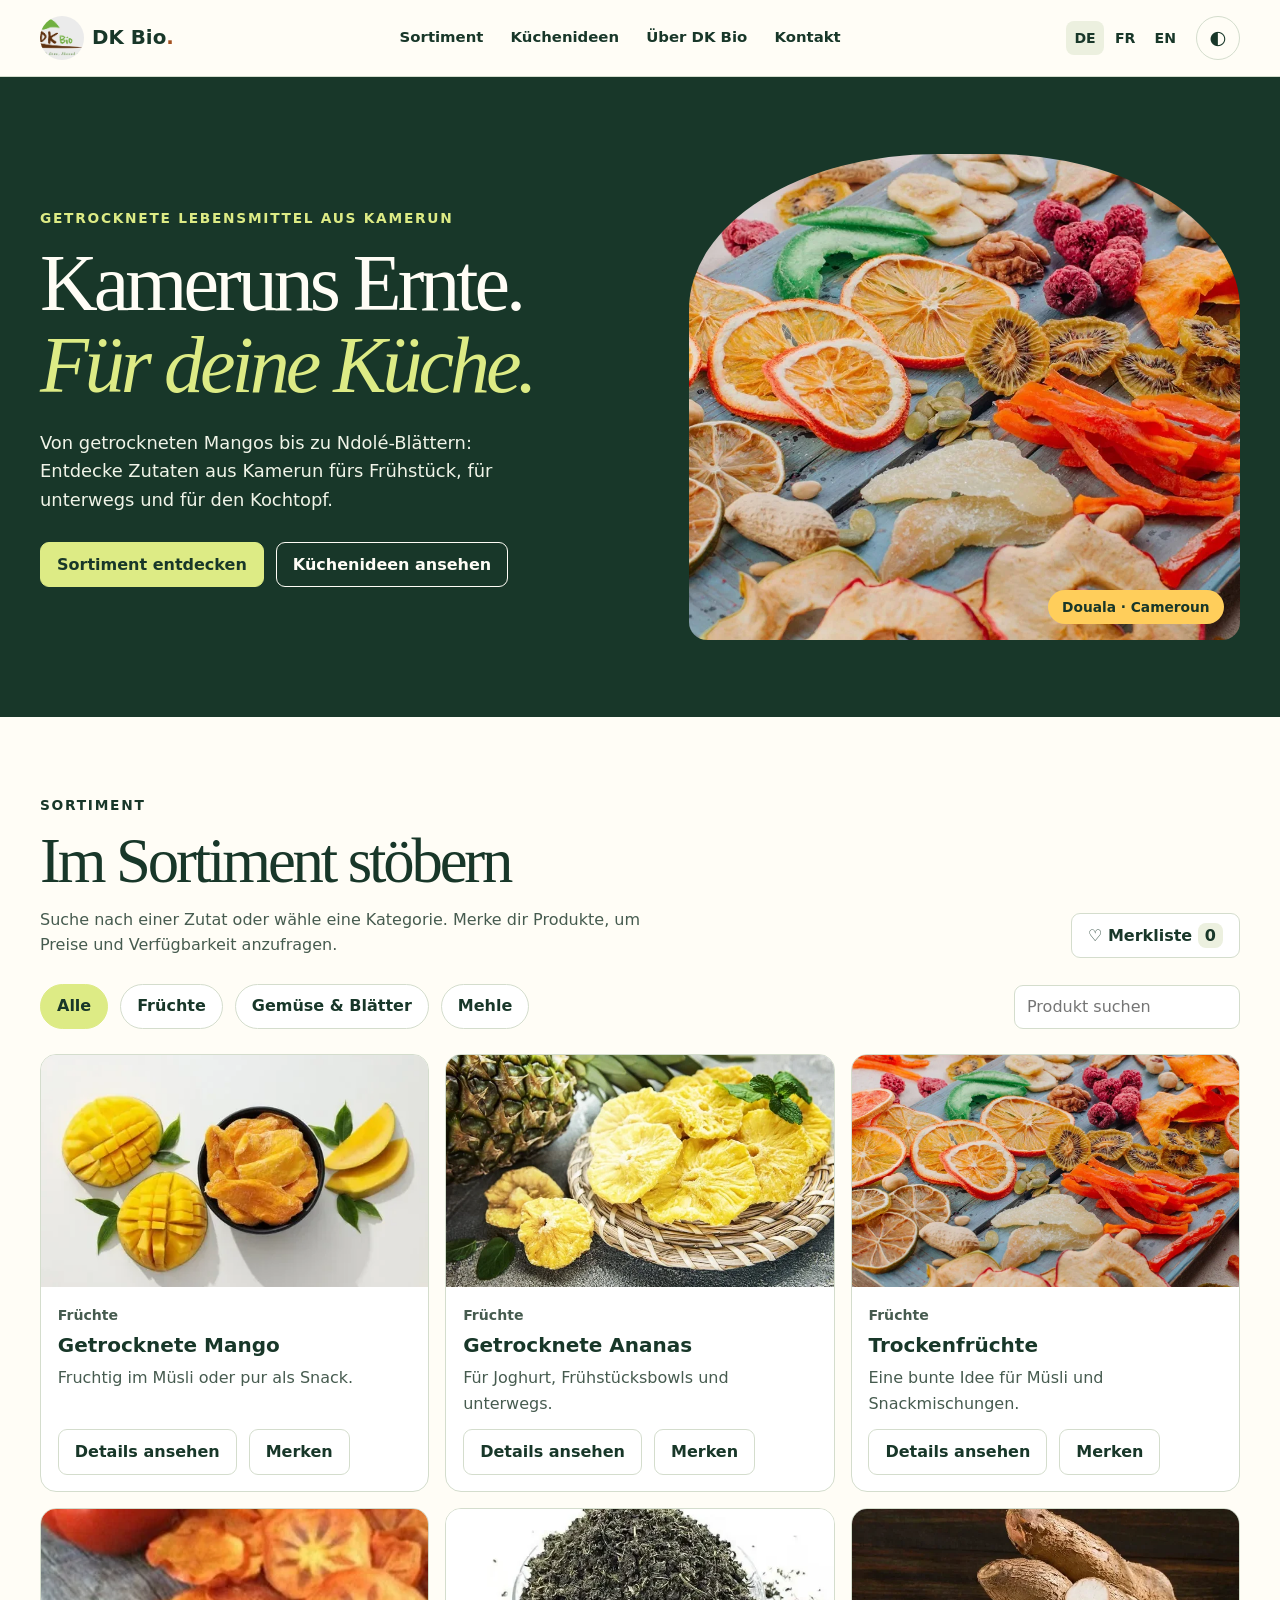
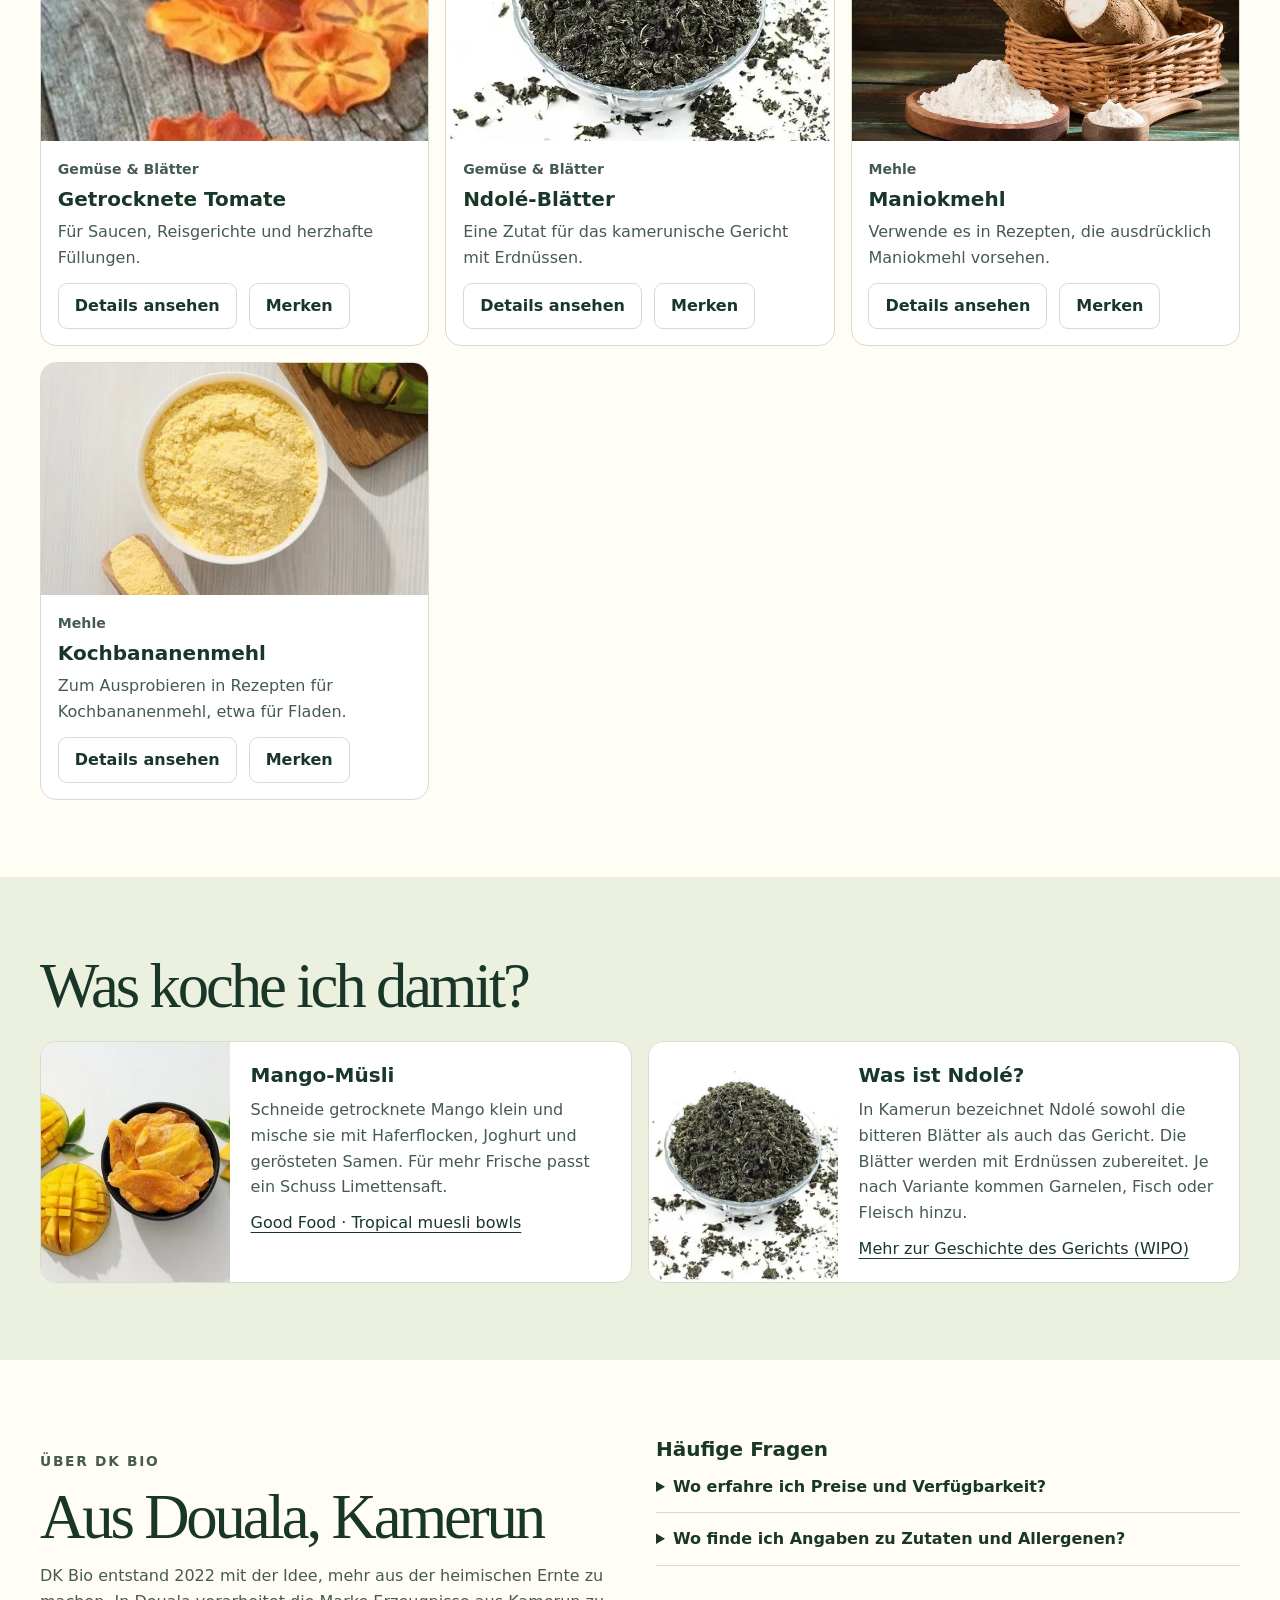
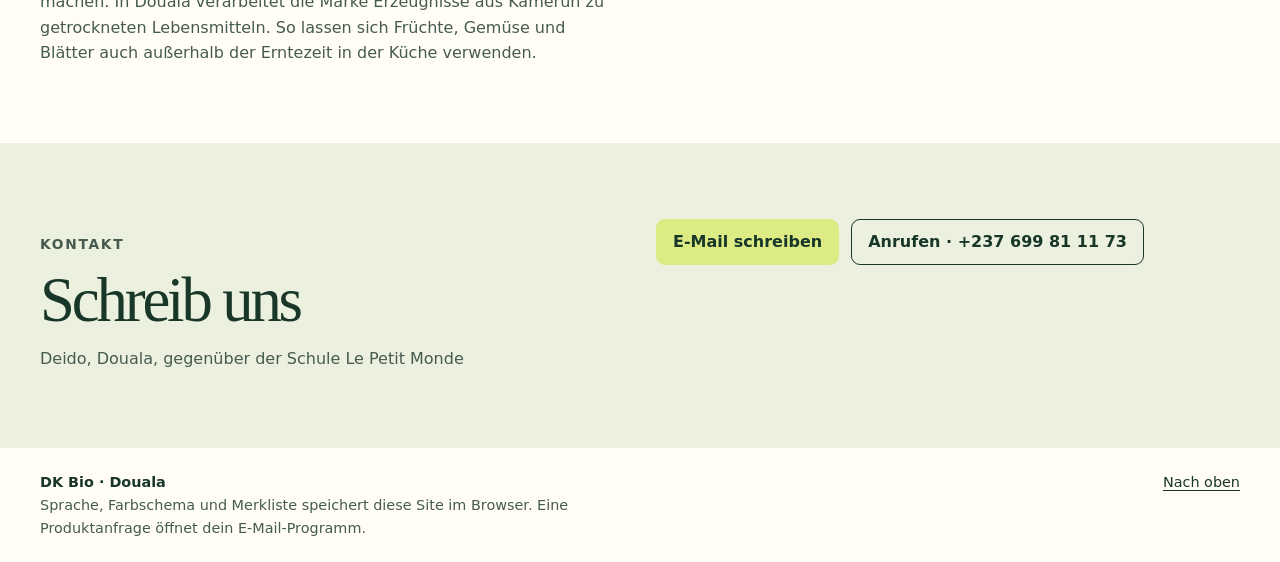
<file: index.html>
<!doctype html><html lang="de"><head><meta charset="utf-8"><meta name="viewport" content="width=device-width,initial-scale=1"><title>DK Bio · Sortiment</title><meta name="description" content="Von getrockneten Mangos bis zu Ndolé-Blättern: Entdecke Zutaten aus Kamerun fürs Frühstück, für unterwegs und für den Kochtopf."><meta name="theme-color" content="#183729"><link rel="icon" href="img/logo.webp"><link rel="stylesheet" href="style.css"><script src="app.js" defer></script></head>
<body id="top" data-draft="E-Mail-Anfrage vorbereiten" data-labels='{&quot;save&quot;: &quot;Merken&quot;, &quot;saved&quot;: &quot;Gemerkt&quot;, &quot;empty&quot;: &quot;Merkliste ist leer.&quot;, &quot;remove&quot;: &quot;Entfernen&quot;, &quot;subject&quot;: &quot;Produktanfrage an DK Bio&quot;, &quot;message&quot;: &quot;Guten Tag, bitte teilen Sie mir Preise, Packungsgrößen und Verfügbarkeit für folgende Produkte mit:&quot;}'><a class="skip" href="#main">Zum Inhalt</a>
<header><div class="bar wrap"><a class="brand" href="#top"><img src="img/logo.webp" width="44" height="44" alt="">DK Bio<span>.</span></a><button id="menu" aria-expanded="false" aria-controls="nav" hidden>Menü</button><nav id="nav"><a href="#products">Sortiment</a><a href="#ideas">Küchenideen</a><a href="#about">Über DK Bio</a><a href="#contact">Kontakt</a></nav><div class="utilities"><div class="languages" aria-label="Sprache"><a href="index.html" lang="de" hreflang="de" aria-current=page>DE</a><a href="fr.html" lang="fr" hreflang="fr" >FR</a><a href="en.html" lang="en" hreflang="en" >EN</a></div><button id="theme" class="icon" aria-label="Farbschema wechseln" aria-pressed="false">◐</button></div></div></header>
<main id="main"><section class="hero"><div class="wrap hero-grid"><div class="hero-copy"><p class="eyebrow">GETROCKNETE LEBENSMITTEL AUS KAMERUN</p><h1>Kameruns Ernte.<em>Für deine Küche.</em></h1><p class="intro">Von getrockneten Mangos bis zu Ndolé-Blättern: Entdecke Zutaten aus Kamerun fürs Frühstück, für unterwegs und für den Kochtopf.</p><div class="actions"><a class="btn primary" href="#products">Sortiment entdecken</a><a class="btn outline" href="#ideas">Küchenideen ansehen</a></div></div><figure><img src="img/hero.webp" alt="Getrocknete Früchte, bunt auf einem Tablett" width="900" height="760" fetchpriority="high"><figcaption>Douala · Cameroun</figcaption></figure></div></section>
<section id="products" class="wrap section"><div class="section-head"><div><p class="eyebrow">Sortiment</p><h2>Im Sortiment stöbern</h2><p>Suche nach einer Zutat oder wähle eine Kategorie. Merke dir Produkte, um Preise und Verfügbarkeit anzufragen.</p></div><button id="wishlist" class="btn">♡ Merkliste <span id="saved-count">0</span></button></div><div class="toolbar"><div class="filters" role="group" aria-label="Sortiment"><button data-filter="0" aria-pressed="true">Alle</button><button data-filter="1" aria-pressed="false">Früchte</button><button data-filter="2" aria-pressed="false">Gemüse &amp; Blätter</button><button data-filter="3" aria-pressed="false">Mehle</button></div><label class="search"><span>Produkt suchen</span><input type="search" id="search" placeholder="Produkt suchen"></label></div><p id="results" aria-live="polite" class="screen-reader"></p><p id="no-results" hidden>Keine passenden Produkte. Versuche einen anderen Suchbegriff.</p><div class="grid"><article class="card" data-id="mango" data-category="1"><img src="img/mango.webp" alt="" loading="lazy" width="600" height="420"><div class="cardbody"><span class="tag">Früchte</span><h3>Getrocknete Mango</h3><p>Fruchtig im Müsli oder pur als Snack.</p><div class="actions"><button class="plain detail">Details ansehen</button><button class="save" aria-pressed="false">Merken</button></div></div></article><article class="card" data-id="pineapple" data-category="1"><img src="img/pineapple.webp" alt="" loading="lazy" width="600" height="420"><div class="cardbody"><span class="tag">Früchte</span><h3>Getrocknete Ananas</h3><p>Für Joghurt, Frühstücksbowls und unterwegs.</p><div class="actions"><button class="plain detail">Details ansehen</button><button class="save" aria-pressed="false">Merken</button></div></div></article><article class="card" data-id="hero" data-category="1"><img src="img/hero.webp" alt="" loading="lazy" width="600" height="420"><div class="cardbody"><span class="tag">Früchte</span><h3>Trockenfrüchte</h3><p>Eine bunte Idee für Müsli und Snackmischungen.</p><div class="actions"><button class="plain detail">Details ansehen</button><button class="save" aria-pressed="false">Merken</button></div></div></article><article class="card" data-id="tomato" data-category="2"><img src="img/tomato.webp" alt="" loading="lazy" width="600" height="420"><div class="cardbody"><span class="tag">Gemüse &amp; Blätter</span><h3>Getrocknete Tomate</h3><p>Für Saucen, Reisgerichte und herzhafte Füllungen.</p><div class="actions"><button class="plain detail">Details ansehen</button><button class="save" aria-pressed="false">Merken</button></div></div></article><article class="card" data-id="ndole" data-category="2"><img src="img/ndole.webp" alt="" loading="lazy" width="600" height="420"><div class="cardbody"><span class="tag">Gemüse &amp; Blätter</span><h3>Ndolé-Blätter</h3><p>Eine Zutat für das kamerunische Gericht mit Erdnüssen.</p><div class="actions"><button class="plain detail">Details ansehen</button><button class="save" aria-pressed="false">Merken</button></div></div></article><article class="card" data-id="cassava" data-category="3"><img src="img/cassava.webp" alt="" loading="lazy" width="600" height="420"><div class="cardbody"><span class="tag">Mehle</span><h3>Maniokmehl</h3><p>Verwende es in Rezepten, die ausdrücklich Maniokmehl vorsehen.</p><div class="actions"><button class="plain detail">Details ansehen</button><button class="save" aria-pressed="false">Merken</button></div></div></article><article class="card" data-id="plantain" data-category="3"><img src="img/plantain.webp" alt="" loading="lazy" width="600" height="420"><div class="cardbody"><span class="tag">Mehle</span><h3>Kochbananenmehl</h3><p>Zum Ausprobieren in Rezepten für Kochbananenmehl, etwa für Fladen.</p><div class="actions"><button class="plain detail">Details ansehen</button><button class="save" aria-pressed="false">Merken</button></div></div></article></div></section>
<section id="ideas" class="recipes"><div class="wrap section"><h2>Was koche ich damit?</h2><div class="recipe-grid"><article><img src="img/mango.webp" alt="" loading="lazy"><div><h3>Mango-Müsli</h3><p>Schneide getrocknete Mango klein und mische sie mit Haferflocken, Joghurt und gerösteten Samen. Für mehr Frische passt ein Schuss Limettensaft.</p><a href="https://www.bbcgoodfood.com/recipes/tropical-muesli-bowls">Good Food · Tropical muesli bowls</a></div></article><article><img src="img/ndole.webp" alt="" loading="lazy"><div><h3>Was ist Ndolé?</h3><p>In Kamerun bezeichnet Ndolé sowohl die bitteren Blätter als auch das Gericht. Die Blätter werden mit Erdnüssen zubereitet. Je nach Variante kommen Garnelen, Fisch oder Fleisch hinzu.</p><a href="https://www.wipo.int/export/sites/www/ip-development/en/docs/scoping-study-cameroon.pdf">Mehr zur Geschichte des Gerichts (WIPO)</a></div></article></div></div></section>
<section id="about" class="wrap section split"><div><p class="eyebrow">Über DK Bio</p><h2>Aus Douala, Kamerun</h2><p>DK Bio entstand 2022 mit der Idee, mehr aus der heimischen Ernte zu machen. In Douala verarbeitet die Marke Erzeugnisse aus Kamerun zu getrockneten Lebensmitteln. So lassen sich Früchte, Gemüse und Blätter auch außerhalb der Erntezeit in der Küche verwenden.</p></div><div><h3>Häufige Fragen</h3><details><summary>Wo erfahre ich Preise und Verfügbarkeit?</summary><p>Wähle Produkte im Katalog aus und öffne die Merkliste. Du kannst daraus eine E-Mail-Anfrage vorbereiten und um aktuelle Preise, Packungsgrößen und Liefermöglichkeiten bitten.</p></details><details><summary>Wo finde ich Angaben zu Zutaten und Allergenen?</summary><p>Die Angaben findest du auf der jeweiligen Packung. Vor dem Kauf kannst du bei DK Bio nach dem Etikett des konkreten Produkts fragen.</p></details></div></section>
<section id="contact" class="contact"><div class="wrap section split"><div><p class="eyebrow">Kontakt</p><h2>Schreib uns</h2><p>Deido, Douala, gegenüber der Schule Le Petit Monde</p></div><div class="actions"><a class="btn primary" href="mailto:Contact.dkbio@gmail.com">E-Mail schreiben</a><a class="btn outline" href="tel:+237699811173">Anrufen · +237 699 81 11 73</a></div></div></section></main>
<footer class="wrap"><div><strong>DK Bio · Douala</strong><p>Sprache, Farbschema und Merkliste speichert diese Site im Browser. Eine Produktanfrage öffnet dein E-Mail-Programm.</p></div><a href="#top">Nach oben</a></footer>
<dialog id="dialog" aria-labelledby="dialog-title"><div class="dialog-head"><h2 id="dialog-title"></h2><form method="dialog"><button class="icon" aria-label="Schließen">×</button></form></div><div id="dialog-content"></div></dialog>
<noscript><style>.toolbar,#wishlist,.detail,.save,#theme{display:none}</style></noscript></body></html>
</file>
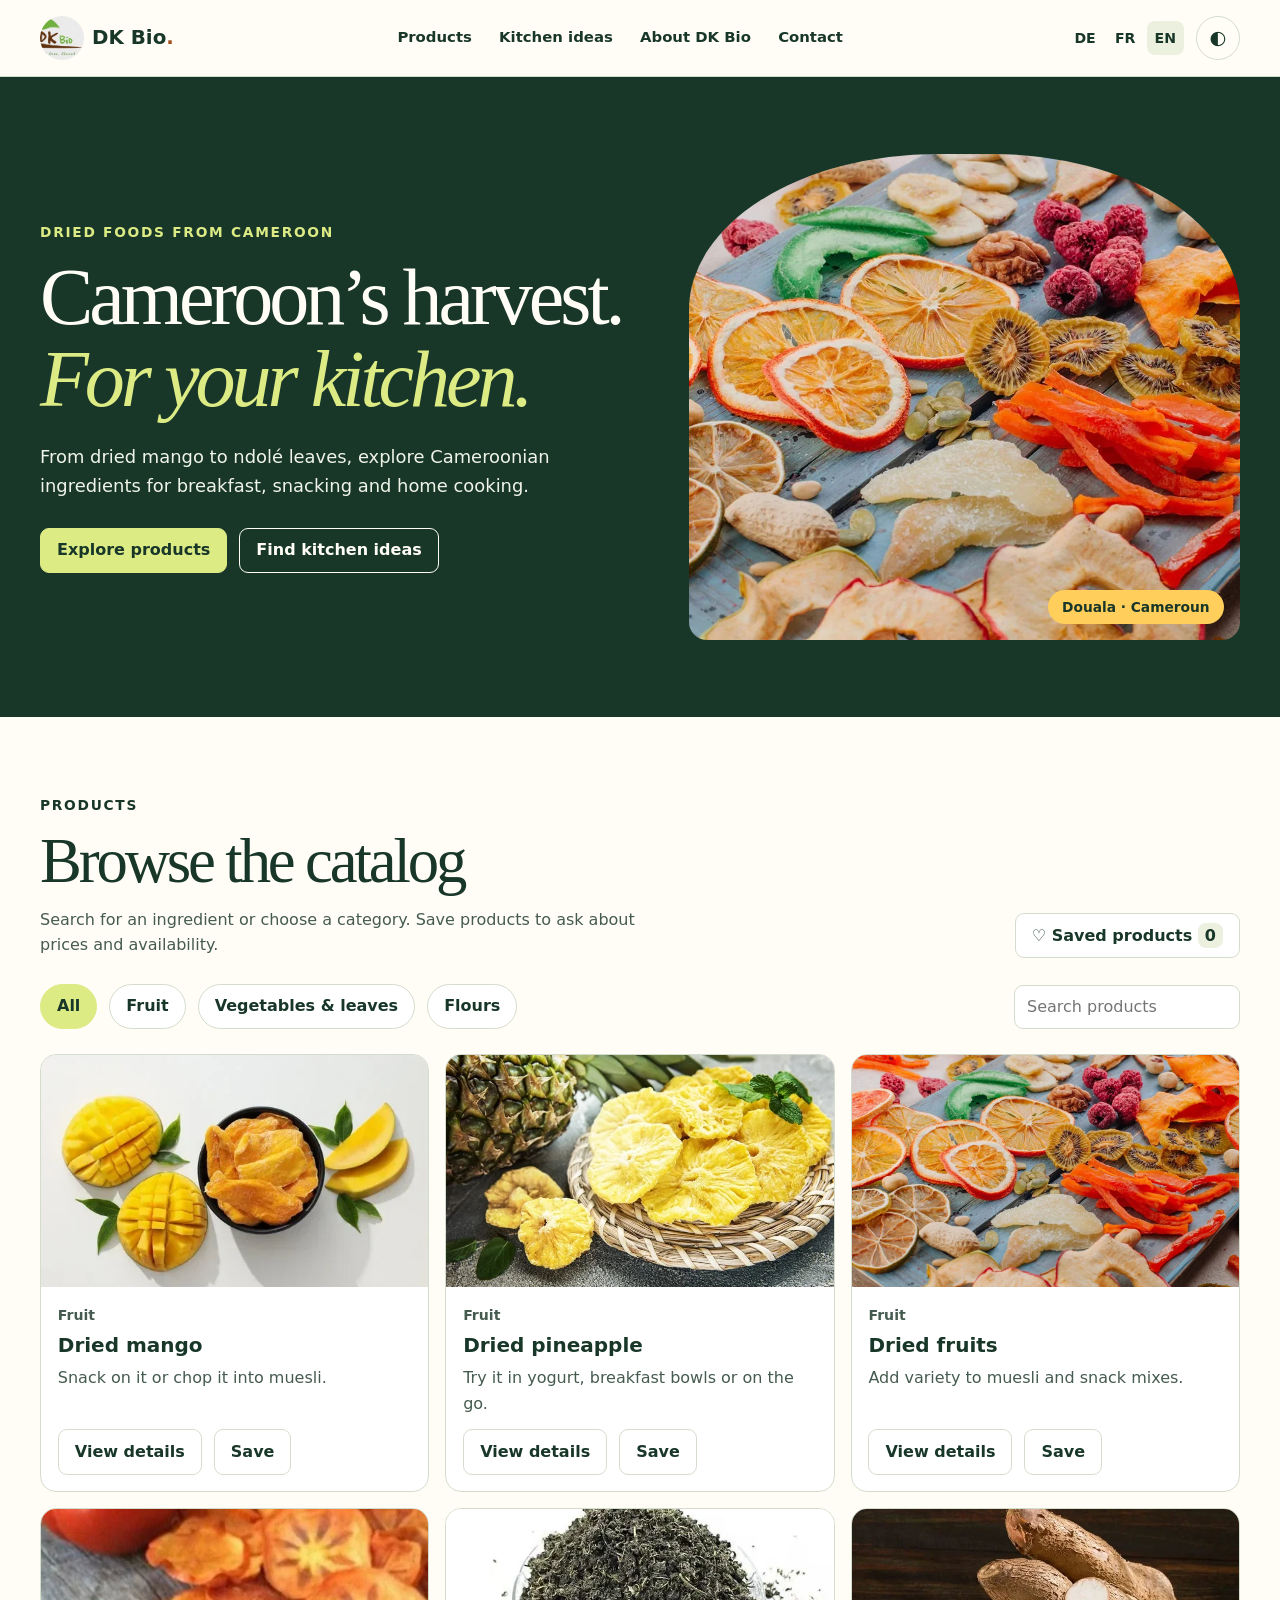
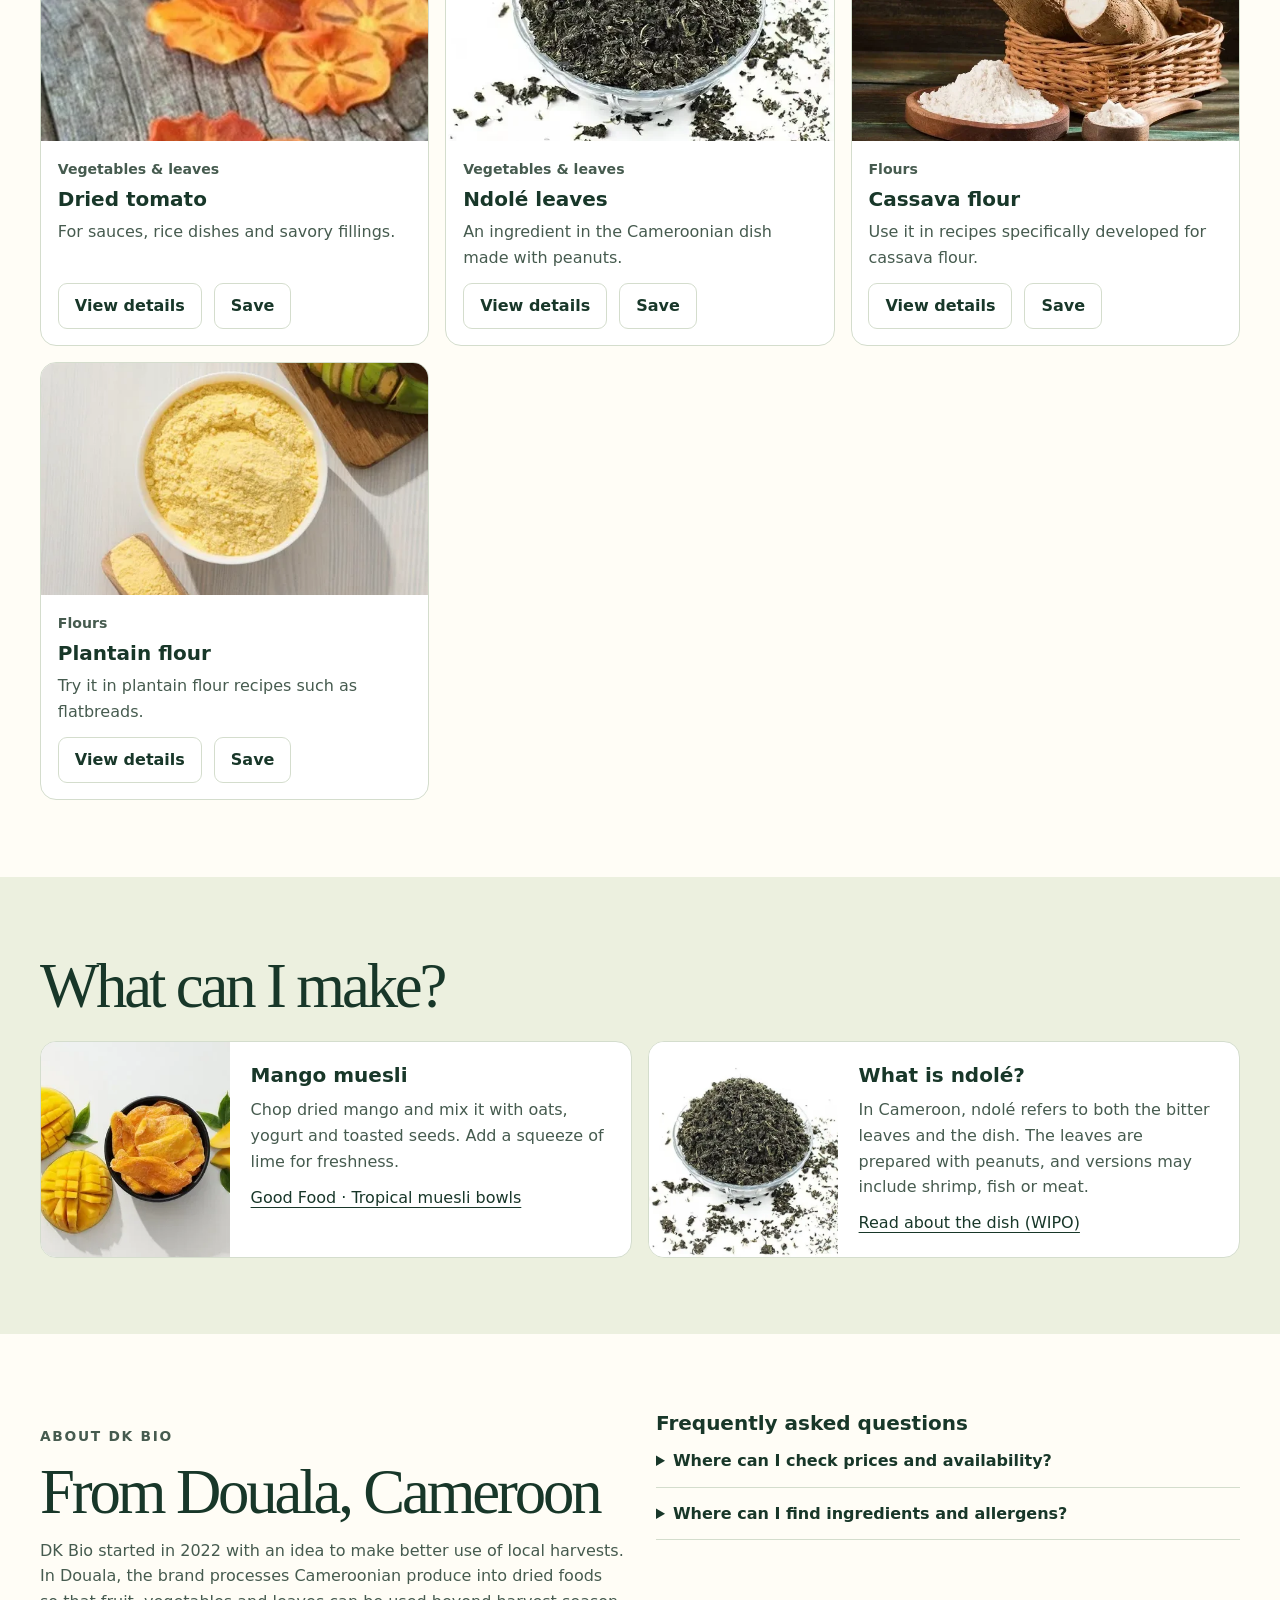
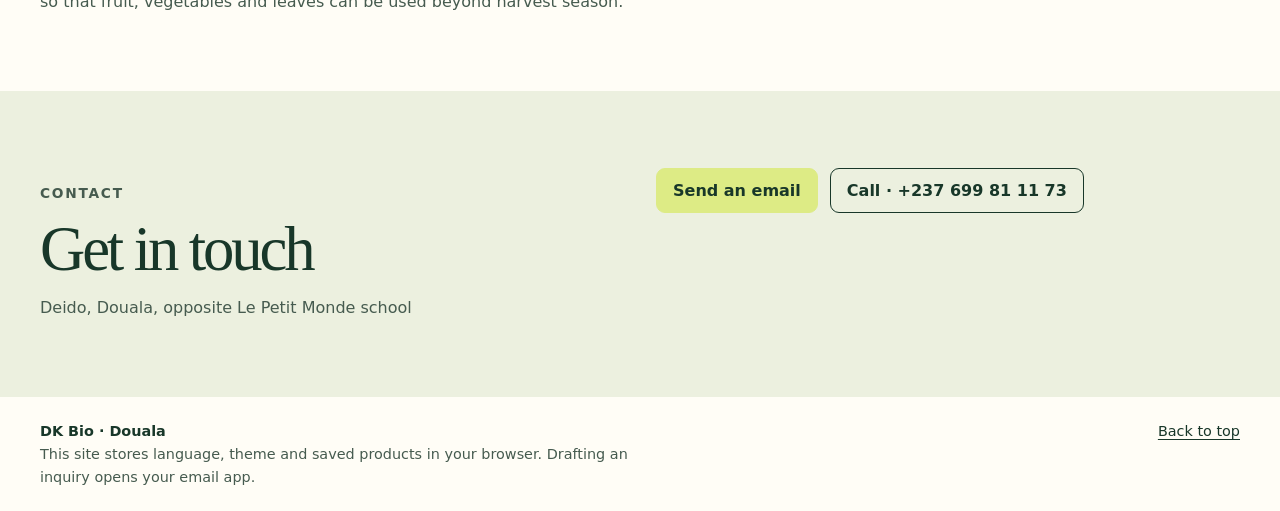
<file: en.html>
<!doctype html><html lang="en"><head><meta charset="utf-8"><meta name="viewport" content="width=device-width,initial-scale=1"><title>DK Bio · Products</title><meta name="description" content="From dried mango to ndolé leaves, explore Cameroonian ingredients for breakfast, snacking and home cooking."><meta name="theme-color" content="#183729"><link rel="icon" href="img/logo.webp"><link rel="stylesheet" href="style.css"><script src="app.js" defer></script></head>
<body id="top" data-draft="Draft an email" data-labels='{&quot;save&quot;: &quot;Save&quot;, &quot;saved&quot;: &quot;Saved&quot;, &quot;empty&quot;: &quot;Your list is empty.&quot;, &quot;remove&quot;: &quot;Remove&quot;, &quot;subject&quot;: &quot;DK Bio product inquiry&quot;, &quot;message&quot;: &quot;Hello, could you share prices, pack sizes and availability for these products?&quot;}'><a class="skip" href="#main">Skip to content</a>
<header><div class="bar wrap"><a class="brand" href="#top"><img src="img/logo.webp" width="44" height="44" alt="">DK Bio<span>.</span></a><button id="menu" aria-expanded="false" aria-controls="nav" hidden>Menu</button><nav id="nav"><a href="#products">Products</a><a href="#ideas">Kitchen ideas</a><a href="#about">About DK Bio</a><a href="#contact">Contact</a></nav><div class="utilities"><div class="languages" aria-label="Language"><a href="index.html" lang="de" hreflang="de" >DE</a><a href="fr.html" lang="fr" hreflang="fr" >FR</a><a href="en.html" lang="en" hreflang="en" aria-current=page>EN</a></div><button id="theme" class="icon" aria-label="Toggle color theme" aria-pressed="false">◐</button></div></div></header>
<main id="main"><section class="hero"><div class="wrap hero-grid"><div class="hero-copy"><p class="eyebrow">DRIED FOODS FROM CAMEROON</p><h1>Cameroon’s harvest.<em>For your kitchen.</em></h1><p class="intro">From dried mango to ndolé leaves, explore Cameroonian ingredients for breakfast, snacking and home cooking.</p><div class="actions"><a class="btn primary" href="#products">Explore products</a><a class="btn outline" href="#ideas">Find kitchen ideas</a></div></div><figure><img src="img/hero.webp" alt="Colorful dried fruits arranged on a tray" width="900" height="760" fetchpriority="high"><figcaption>Douala · Cameroun</figcaption></figure></div></section>
<section id="products" class="wrap section"><div class="section-head"><div><p class="eyebrow">Products</p><h2>Browse the catalog</h2><p>Search for an ingredient or choose a category. Save products to ask about prices and availability.</p></div><button id="wishlist" class="btn">♡ Saved products <span id="saved-count">0</span></button></div><div class="toolbar"><div class="filters" role="group" aria-label="Products"><button data-filter="0" aria-pressed="true">All</button><button data-filter="1" aria-pressed="false">Fruit</button><button data-filter="2" aria-pressed="false">Vegetables &amp; leaves</button><button data-filter="3" aria-pressed="false">Flours</button></div><label class="search"><span>Search products</span><input type="search" id="search" placeholder="Search products"></label></div><p id="results" aria-live="polite" class="screen-reader"></p><p id="no-results" hidden>No matching products. Try a different search term.</p><div class="grid"><article class="card" data-id="mango" data-category="1"><img src="img/mango.webp" alt="" loading="lazy" width="600" height="420"><div class="cardbody"><span class="tag">Fruit</span><h3>Dried mango</h3><p>Snack on it or chop it into muesli.</p><div class="actions"><button class="plain detail">View details</button><button class="save" aria-pressed="false">Save</button></div></div></article><article class="card" data-id="pineapple" data-category="1"><img src="img/pineapple.webp" alt="" loading="lazy" width="600" height="420"><div class="cardbody"><span class="tag">Fruit</span><h3>Dried pineapple</h3><p>Try it in yogurt, breakfast bowls or on the go.</p><div class="actions"><button class="plain detail">View details</button><button class="save" aria-pressed="false">Save</button></div></div></article><article class="card" data-id="hero" data-category="1"><img src="img/hero.webp" alt="" loading="lazy" width="600" height="420"><div class="cardbody"><span class="tag">Fruit</span><h3>Dried fruits</h3><p>Add variety to muesli and snack mixes.</p><div class="actions"><button class="plain detail">View details</button><button class="save" aria-pressed="false">Save</button></div></div></article><article class="card" data-id="tomato" data-category="2"><img src="img/tomato.webp" alt="" loading="lazy" width="600" height="420"><div class="cardbody"><span class="tag">Vegetables &amp; leaves</span><h3>Dried tomato</h3><p>For sauces, rice dishes and savory fillings.</p><div class="actions"><button class="plain detail">View details</button><button class="save" aria-pressed="false">Save</button></div></div></article><article class="card" data-id="ndole" data-category="2"><img src="img/ndole.webp" alt="" loading="lazy" width="600" height="420"><div class="cardbody"><span class="tag">Vegetables &amp; leaves</span><h3>Ndolé leaves</h3><p>An ingredient in the Cameroonian dish made with peanuts.</p><div class="actions"><button class="plain detail">View details</button><button class="save" aria-pressed="false">Save</button></div></div></article><article class="card" data-id="cassava" data-category="3"><img src="img/cassava.webp" alt="" loading="lazy" width="600" height="420"><div class="cardbody"><span class="tag">Flours</span><h3>Cassava flour</h3><p>Use it in recipes specifically developed for cassava flour.</p><div class="actions"><button class="plain detail">View details</button><button class="save" aria-pressed="false">Save</button></div></div></article><article class="card" data-id="plantain" data-category="3"><img src="img/plantain.webp" alt="" loading="lazy" width="600" height="420"><div class="cardbody"><span class="tag">Flours</span><h3>Plantain flour</h3><p>Try it in plantain flour recipes such as flatbreads.</p><div class="actions"><button class="plain detail">View details</button><button class="save" aria-pressed="false">Save</button></div></div></article></div></section>
<section id="ideas" class="recipes"><div class="wrap section"><h2>What can I make?</h2><div class="recipe-grid"><article><img src="img/mango.webp" alt="" loading="lazy"><div><h3>Mango muesli</h3><p>Chop dried mango and mix it with oats, yogurt and toasted seeds. Add a squeeze of lime for freshness.</p><a href="https://www.bbcgoodfood.com/recipes/tropical-muesli-bowls">Good Food · Tropical muesli bowls</a></div></article><article><img src="img/ndole.webp" alt="" loading="lazy"><div><h3>What is ndolé?</h3><p>In Cameroon, ndolé refers to both the bitter leaves and the dish. The leaves are prepared with peanuts, and versions may include shrimp, fish or meat.</p><a href="https://www.wipo.int/export/sites/www/ip-development/en/docs/scoping-study-cameroon.pdf">Read about the dish (WIPO)</a></div></article></div></div></section>
<section id="about" class="wrap section split"><div><p class="eyebrow">About DK Bio</p><h2>From Douala, Cameroon</h2><p>DK Bio started in 2022 with an idea to make better use of local harvests. In Douala, the brand processes Cameroonian produce into dried foods so that fruit, vegetables and leaves can be used beyond harvest season.</p></div><div><h3>Frequently asked questions</h3><details><summary>Where can I check prices and availability?</summary><p>Save products from the catalog and open your list. Draft an email asking for current prices, pack sizes and delivery options.</p></details><details><summary>Where can I find ingredients and allergens?</summary><p>Check the packaging label. Before buying, ask DK Bio for the label of the specific product.</p></details></div></section>
<section id="contact" class="contact"><div class="wrap section split"><div><p class="eyebrow">Contact</p><h2>Get in touch</h2><p>Deido, Douala, opposite Le Petit Monde school</p></div><div class="actions"><a class="btn primary" href="mailto:Contact.dkbio@gmail.com">Send an email</a><a class="btn outline" href="tel:+237699811173">Call · +237 699 81 11 73</a></div></div></section></main>
<footer class="wrap"><div><strong>DK Bio · Douala</strong><p>This site stores language, theme and saved products in your browser. Drafting an inquiry opens your email app.</p></div><a href="#top">Back to top</a></footer>
<dialog id="dialog" aria-labelledby="dialog-title"><div class="dialog-head"><h2 id="dialog-title"></h2><form method="dialog"><button class="icon" aria-label="Close">×</button></form></div><div id="dialog-content"></div></dialog>
<noscript><style>.toolbar,#wishlist,.detail,.save,#theme{display:none}</style></noscript></body></html>
</file>
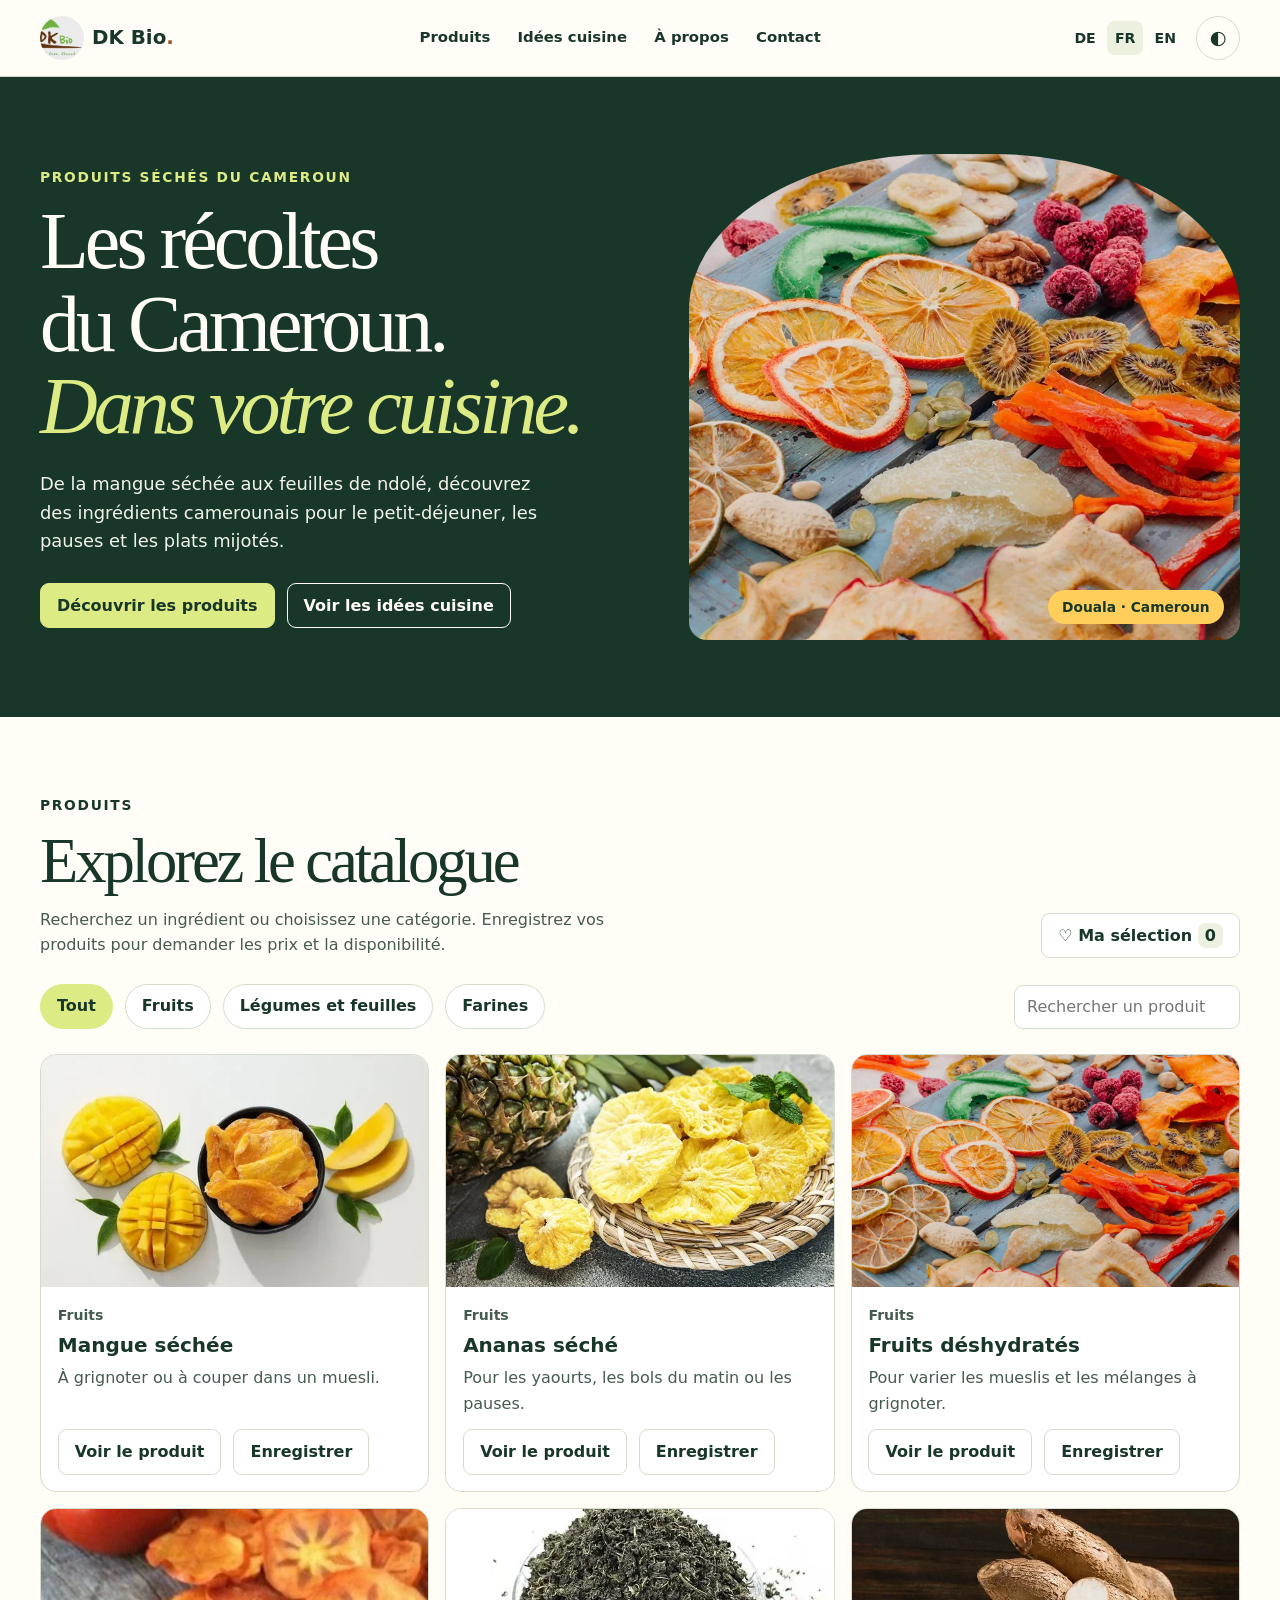
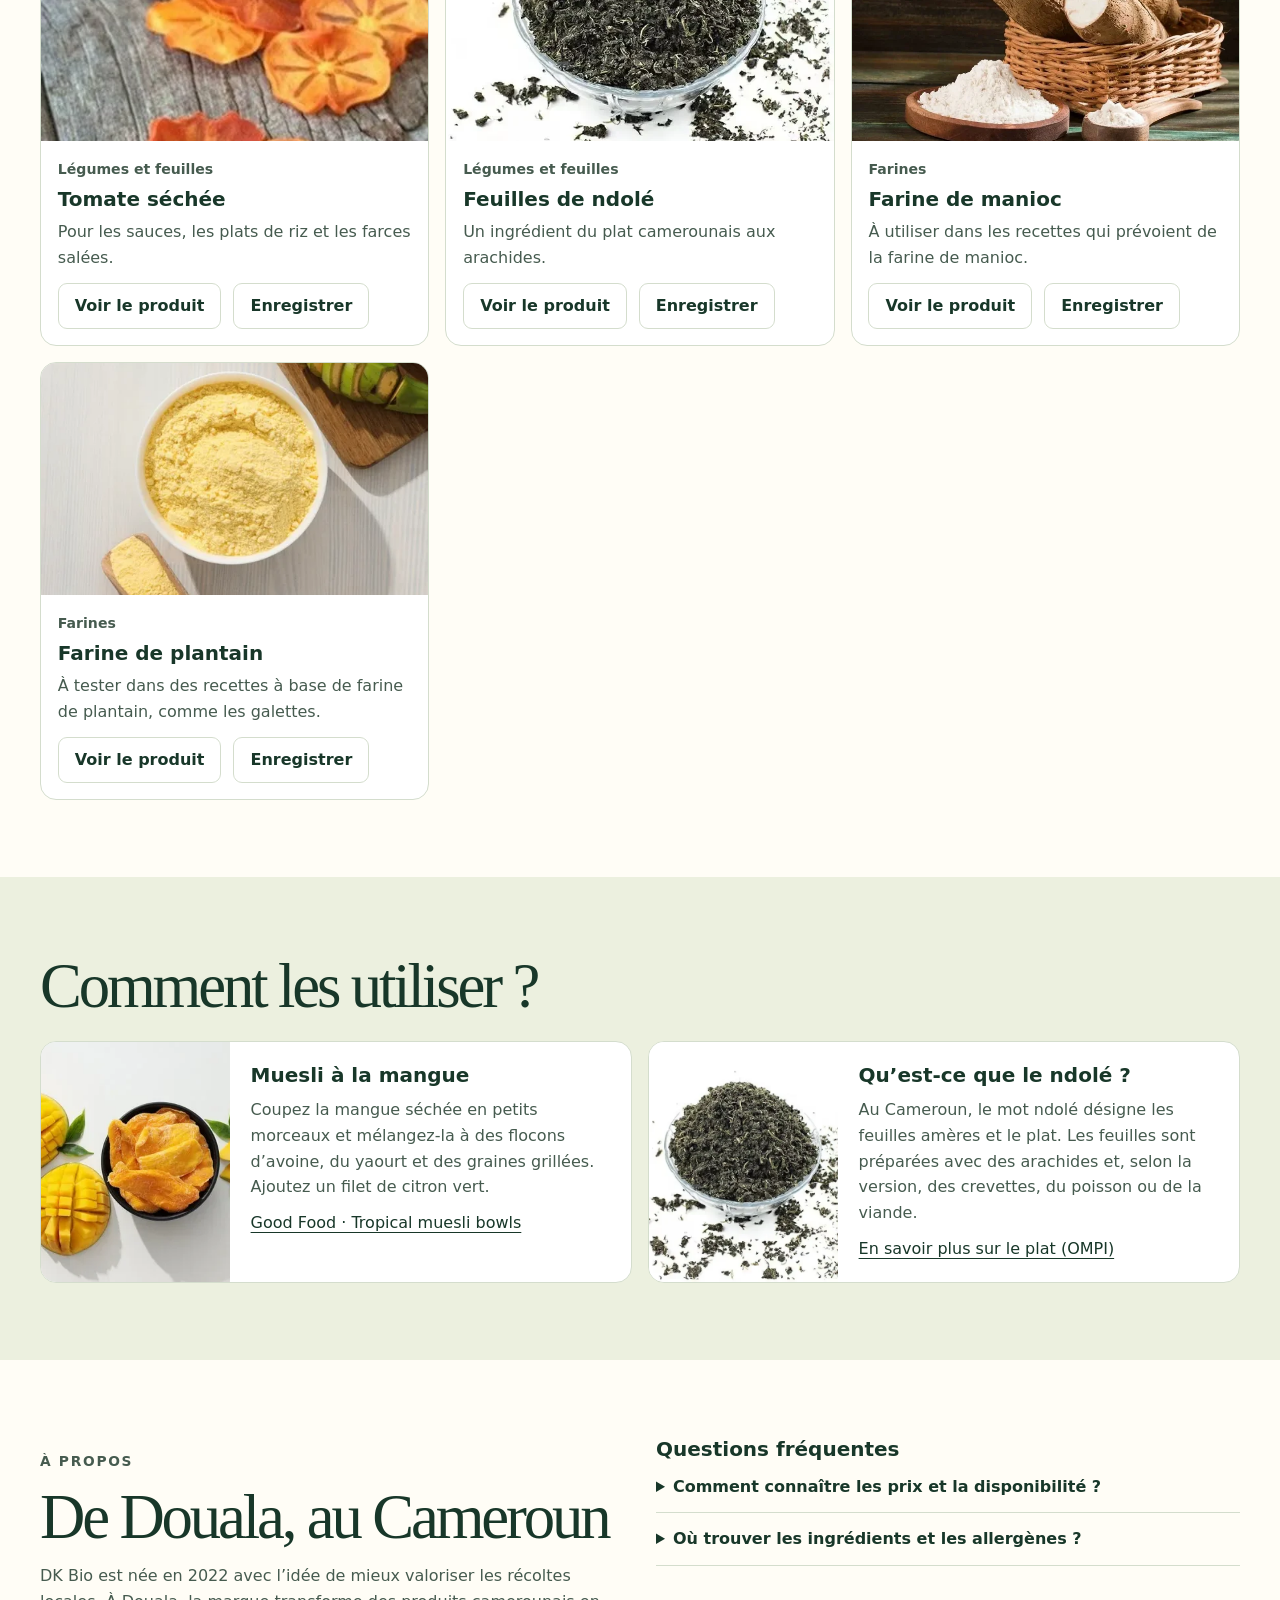
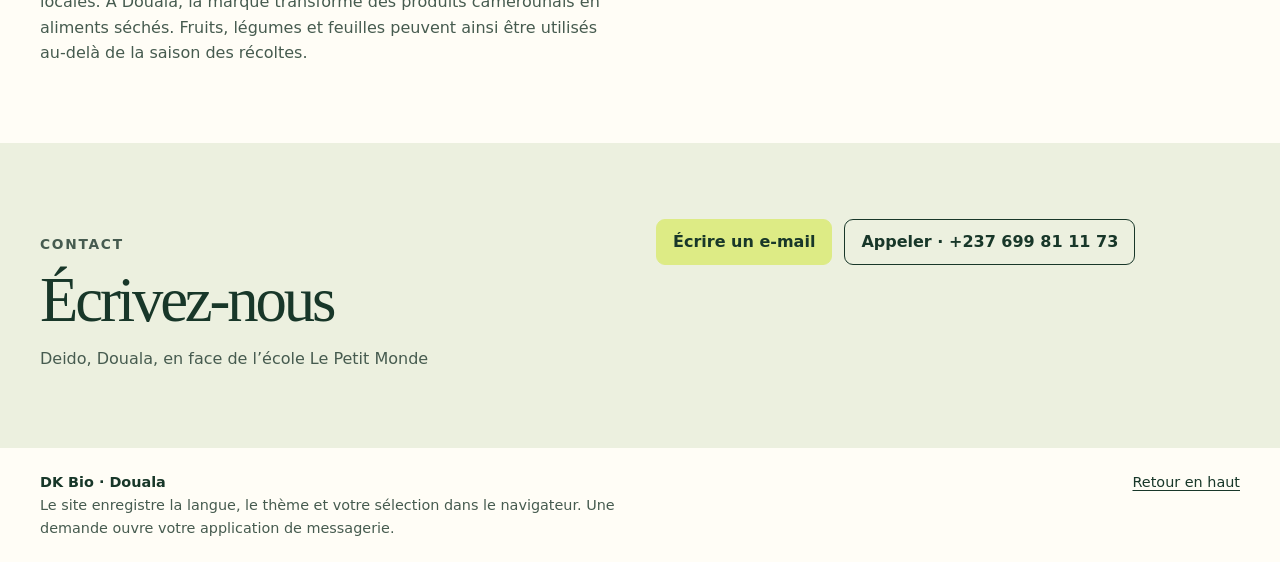
<file: fr.html>
<!doctype html><html lang="fr"><head><meta charset="utf-8"><meta name="viewport" content="width=device-width,initial-scale=1"><title>DK Bio · Produits</title><meta name="description" content="De la mangue séchée aux feuilles de ndolé, découvrez des ingrédients camerounais pour le petit-déjeuner, les pauses et les plats mijotés."><meta name="theme-color" content="#183729"><link rel="icon" href="img/logo.webp"><link rel="stylesheet" href="style.css"><script src="app.js" defer></script></head>
<body id="top" data-draft="Préparer un e-mail" data-labels='{&quot;save&quot;: &quot;Enregistrer&quot;, &quot;saved&quot;: &quot;Enregistré&quot;, &quot;empty&quot;: &quot;Votre sélection est vide.&quot;, &quot;remove&quot;: &quot;Retirer&quot;, &quot;subject&quot;: &quot;Demande de produits DK Bio&quot;, &quot;message&quot;: &quot;Bonjour, pourriez-vous m’indiquer les prix, les formats et la disponibilité des produits suivants ?&quot;}'><a class="skip" href="#main">Aller au contenu</a>
<header><div class="bar wrap"><a class="brand" href="#top"><img src="img/logo.webp" width="44" height="44" alt="">DK Bio<span>.</span></a><button id="menu" aria-expanded="false" aria-controls="nav" hidden>Menu</button><nav id="nav"><a href="#products">Produits</a><a href="#ideas">Idées cuisine</a><a href="#about">À propos</a><a href="#contact">Contact</a></nav><div class="utilities"><div class="languages" aria-label="Langue"><a href="index.html" lang="de" hreflang="de" >DE</a><a href="fr.html" lang="fr" hreflang="fr" aria-current=page>FR</a><a href="en.html" lang="en" hreflang="en" >EN</a></div><button id="theme" class="icon" aria-label="Changer le thème" aria-pressed="false">◐</button></div></div></header>
<main id="main"><section class="hero"><div class="wrap hero-grid"><div class="hero-copy"><p class="eyebrow">PRODUITS SÉCHÉS DU CAMEROUN</p><h1>Les récoltes du Cameroun.<em>Dans votre cuisine.</em></h1><p class="intro">De la mangue séchée aux feuilles de ndolé, découvrez des ingrédients camerounais pour le petit-déjeuner, les pauses et les plats mijotés.</p><div class="actions"><a class="btn primary" href="#products">Découvrir les produits</a><a class="btn outline" href="#ideas">Voir les idées cuisine</a></div></div><figure><img src="img/hero.webp" alt="Fruits séchés colorés sur un plateau" width="900" height="760" fetchpriority="high"><figcaption>Douala · Cameroun</figcaption></figure></div></section>
<section id="products" class="wrap section"><div class="section-head"><div><p class="eyebrow">Produits</p><h2>Explorez le catalogue</h2><p>Recherchez un ingrédient ou choisissez une catégorie. Enregistrez vos produits pour demander les prix et la disponibilité.</p></div><button id="wishlist" class="btn">♡ Ma sélection <span id="saved-count">0</span></button></div><div class="toolbar"><div class="filters" role="group" aria-label="Produits"><button data-filter="0" aria-pressed="true">Tout</button><button data-filter="1" aria-pressed="false">Fruits</button><button data-filter="2" aria-pressed="false">Légumes et feuilles</button><button data-filter="3" aria-pressed="false">Farines</button></div><label class="search"><span>Rechercher un produit</span><input type="search" id="search" placeholder="Rechercher un produit"></label></div><p id="results" aria-live="polite" class="screen-reader"></p><p id="no-results" hidden>Aucun produit ne correspond. Essayez un autre terme.</p><div class="grid"><article class="card" data-id="mango" data-category="1"><img src="img/mango.webp" alt="" loading="lazy" width="600" height="420"><div class="cardbody"><span class="tag">Fruits</span><h3>Mangue séchée</h3><p>À grignoter ou à couper dans un muesli.</p><div class="actions"><button class="plain detail">Voir le produit</button><button class="save" aria-pressed="false">Enregistrer</button></div></div></article><article class="card" data-id="pineapple" data-category="1"><img src="img/pineapple.webp" alt="" loading="lazy" width="600" height="420"><div class="cardbody"><span class="tag">Fruits</span><h3>Ananas séché</h3><p>Pour les yaourts, les bols du matin ou les pauses.</p><div class="actions"><button class="plain detail">Voir le produit</button><button class="save" aria-pressed="false">Enregistrer</button></div></div></article><article class="card" data-id="hero" data-category="1"><img src="img/hero.webp" alt="" loading="lazy" width="600" height="420"><div class="cardbody"><span class="tag">Fruits</span><h3>Fruits déshydratés</h3><p>Pour varier les mueslis et les mélanges à grignoter.</p><div class="actions"><button class="plain detail">Voir le produit</button><button class="save" aria-pressed="false">Enregistrer</button></div></div></article><article class="card" data-id="tomato" data-category="2"><img src="img/tomato.webp" alt="" loading="lazy" width="600" height="420"><div class="cardbody"><span class="tag">Légumes et feuilles</span><h3>Tomate séchée</h3><p>Pour les sauces, les plats de riz et les farces salées.</p><div class="actions"><button class="plain detail">Voir le produit</button><button class="save" aria-pressed="false">Enregistrer</button></div></div></article><article class="card" data-id="ndole" data-category="2"><img src="img/ndole.webp" alt="" loading="lazy" width="600" height="420"><div class="cardbody"><span class="tag">Légumes et feuilles</span><h3>Feuilles de ndolé</h3><p>Un ingrédient du plat camerounais aux arachides.</p><div class="actions"><button class="plain detail">Voir le produit</button><button class="save" aria-pressed="false">Enregistrer</button></div></div></article><article class="card" data-id="cassava" data-category="3"><img src="img/cassava.webp" alt="" loading="lazy" width="600" height="420"><div class="cardbody"><span class="tag">Farines</span><h3>Farine de manioc</h3><p>À utiliser dans les recettes qui prévoient de la farine de manioc.</p><div class="actions"><button class="plain detail">Voir le produit</button><button class="save" aria-pressed="false">Enregistrer</button></div></div></article><article class="card" data-id="plantain" data-category="3"><img src="img/plantain.webp" alt="" loading="lazy" width="600" height="420"><div class="cardbody"><span class="tag">Farines</span><h3>Farine de plantain</h3><p>À tester dans des recettes à base de farine de plantain, comme les galettes.</p><div class="actions"><button class="plain detail">Voir le produit</button><button class="save" aria-pressed="false">Enregistrer</button></div></div></article></div></section>
<section id="ideas" class="recipes"><div class="wrap section"><h2>Comment les utiliser ?</h2><div class="recipe-grid"><article><img src="img/mango.webp" alt="" loading="lazy"><div><h3>Muesli à la mangue</h3><p>Coupez la mangue séchée en petits morceaux et mélangez-la à des flocons d’avoine, du yaourt et des graines grillées. Ajoutez un filet de citron vert.</p><a href="https://www.bbcgoodfood.com/recipes/tropical-muesli-bowls">Good Food · Tropical muesli bowls</a></div></article><article><img src="img/ndole.webp" alt="" loading="lazy"><div><h3>Qu’est-ce que le ndolé ?</h3><p>Au Cameroun, le mot ndolé désigne les feuilles amères et le plat. Les feuilles sont préparées avec des arachides et, selon la version, des crevettes, du poisson ou de la viande.</p><a href="https://www.wipo.int/export/sites/www/ip-development/en/docs/scoping-study-cameroon.pdf">En savoir plus sur le plat (OMPI)</a></div></article></div></div></section>
<section id="about" class="wrap section split"><div><p class="eyebrow">À propos</p><h2>De Douala, au Cameroun</h2><p>DK Bio est née en 2022 avec l’idée de mieux valoriser les récoltes locales. À Douala, la marque transforme des produits camerounais en aliments séchés. Fruits, légumes et feuilles peuvent ainsi être utilisés au-delà de la saison des récoltes.</p></div><div><h3>Questions fréquentes</h3><details><summary>Comment connaître les prix et la disponibilité ?</summary><p>Sélectionnez des produits dans le catalogue et ouvrez votre sélection. Préparez un e-mail pour demander les prix, les formats et les possibilités de livraison.</p></details><details><summary>Où trouver les ingrédients et les allergènes ?</summary><p>Consultez l’étiquette de l’emballage. Avant l’achat, demandez à DK Bio l’étiquette du produit qui vous intéresse.</p></details></div></section>
<section id="contact" class="contact"><div class="wrap section split"><div><p class="eyebrow">Contact</p><h2>Écrivez-nous</h2><p>Deido, Douala, en face de l’école Le Petit Monde</p></div><div class="actions"><a class="btn primary" href="mailto:Contact.dkbio@gmail.com">Écrire un e-mail</a><a class="btn outline" href="tel:+237699811173">Appeler · +237 699 81 11 73</a></div></div></section></main>
<footer class="wrap"><div><strong>DK Bio · Douala</strong><p>Le site enregistre la langue, le thème et votre sélection dans le navigateur. Une demande ouvre votre application de messagerie.</p></div><a href="#top">Retour en haut</a></footer>
<dialog id="dialog" aria-labelledby="dialog-title"><div class="dialog-head"><h2 id="dialog-title"></h2><form method="dialog"><button class="icon" aria-label="Fermer">×</button></form></div><div id="dialog-content"></div></dialog>
<noscript><style>.toolbar,#wishlist,.detail,.save,#theme{display:none}</style></noscript></body></html>
</file>
<file: style.css>
:root{color-scheme:light;--paper:#fffdf6;--white:#fff;--ink:#183729;--muted:#465b4f;--line:#d4ddcd;--green:#ecf0df;--lime:#ddeb85;--yellow:#ffce5b;--hero:#183729;--hero-ink:#fffdf6}
:root[data-theme=dark]{color-scheme:dark;--paper:#14251d;--white:#1b3025;--ink:#f7f7e9;--muted:#cfdbcb;--line:#486256;--green:#24382d;--hero:#203d2e}
*{box-sizing:border-box}
[hidden]{display:none!important}
html{scroll-behavior:smooth;scroll-padding-top:7rem}
body{margin:0;background:var(--paper);color:var(--ink);font:1rem/1.6 system-ui,sans-serif}
a{color:inherit;text-underline-offset:.22em}
button,input{font:inherit;color:inherit}
button{cursor:pointer}
:focus-visible{outline:3px solid #cc6c29;outline-offset:4px}
img{max-width:100%;display:block}
.wrap{width:min(1200px,calc(100% - 3rem));margin-inline:auto}
header{background:var(--paper);position:sticky;top:0;z-index:5;border-bottom:1px solid var(--line)}
.bar,.utilities,.languages,nav,.actions,.filters,.toolbar{display:flex;align-items:center;gap:.75rem}
.bar{justify-content:space-between;min-height:76px}
.brand{display:flex;align-items:center;gap:.5rem;font-weight:850;font-size:1.24rem;text-decoration:none;white-space:nowrap}
.brand img{border-radius:50%;object-fit:cover}
.brand span{color:#a45120;margin-left:-.4em}
nav{gap:clamp(.7rem,2.2vw,1.7rem);font-size:.93rem;font-weight:650}
nav a,.languages a{text-decoration:none}
nav a:hover,.languages a:hover{text-decoration:underline}
.languages{gap:.2rem}
.languages a{padding:.34rem .5rem;border-radius:8px;font-size:.88rem;font-weight:700}
.languages a[aria-current]{background:var(--green)}
.icon{border:1px solid var(--line);border-radius:50%;background:var(--paper);width:44px;height:44px;font-size:1.2rem}
.hero{background:var(--hero);color:var(--hero-ink);padding:clamp(2.25rem,6vw,5.75rem) 0}
.hero-grid{display:grid;grid-template-columns:1.06fr 1fr;gap:clamp(1rem,5vw,5rem);align-items:center}
h1,h2,h3,p,figure{margin:0}
h1,h2{font-family:Georgia,serif;line-height:1.03;letter-spacing:-.05em;font-weight:500;text-wrap:balance}
h1{font-size:clamp(2.9rem,6.25vw,6.3rem)}
h1 em{display:block;color:var(--lime);font-weight:400}
h2{font-size:clamp(2.2rem,4.9vw,4rem)}
h3{font-size:1.25rem;line-height:1.22}
.eyebrow{font-weight:800;text-transform:uppercase;font-size:.86rem;letter-spacing:.125em;margin-bottom:.8rem}
.hero .eyebrow{color:var(--lime)}
.intro{color:#f0f4e8;font-size:clamp(1.05rem,1.4vw,1.2rem);max-width:45ch;margin:1.4rem 0 1.7rem}
figure{position:relative}
figure img{width:100%;height:clamp(285px,38vw,505px);object-fit:cover;border-radius:45% 45% 18px 18px / 32% 32% 18px 18px}
figcaption{position:absolute;bottom:1rem;right:1rem;background:var(--yellow);color:#183729;border-radius:40px;padding:.38rem .9rem;font-size:.86rem;font-weight:750}
.actions{flex-wrap:wrap}
.btn,.save,.plain,.filters button,#menu{display:inline-flex;align-items:center;justify-content:center;min-height:44px;border:1px solid var(--line);background:var(--white);color:var(--ink);padding:.55rem 1rem;border-radius:9px;text-decoration:none;font-weight:700;gap:.35rem}
.btn:hover,.save:hover,.plain:hover,.filters button:hover{filter:brightness(.93)}
.primary,.save[aria-pressed=true],.filters button[aria-pressed=true]{background:var(--lime);color:#183729;border-color:var(--lime)}
.outline{background:transparent;color:inherit;border-color:currentColor}
.section{padding-block:clamp(2.7rem,6vw,5rem)}
.section-head,.split{display:flex;justify-content:space-between;align-items:flex-end;gap:2rem}
.section-head p:last-child,.split p{max-width:62ch;color:var(--muted);margin-top:.85rem}
#saved-count{background:var(--green);padding:0 .44rem;border-radius:8px}
.toolbar{justify-content:space-between;align-items:flex-end;flex-wrap:wrap;margin:1.6rem 0}
.filters{flex-wrap:wrap}
.filters button{border-radius:50px}
.search span,.screen-reader,.skip:not(:focus){position:absolute;width:1px;height:1px;overflow:hidden;clip-path:inset(50%);white-space:nowrap}
.skip:focus{position:fixed;z-index:10;top:1rem;left:1rem;background:var(--paper);padding:.6rem}
.search input{background:var(--white);border:1px solid var(--line);border-radius:9px;min-height:44px;padding:.5rem .75rem;width:min(100%,17rem)}
.grid{display:grid;grid-template-columns:repeat(3,minmax(0,1fr));gap:1rem}
.card,.recipe-grid article{background:var(--white);border:1px solid var(--line);border-radius:16px;overflow:hidden}
.card{display:flex;flex-direction:column}
.card img{width:100%;height:auto;aspect-ratio:1.67;object-fit:cover;background:var(--green)}
.cardbody{padding:1.05rem;display:flex;flex-direction:column;align-items:flex-start;flex:1}
.cardbody p{margin:.5rem 0 .8rem;color:var(--muted)}
.cardbody .actions{margin-top:auto}
.tag{font-weight:750;color:var(--muted);font-size:.88rem;margin-bottom:.4rem}
.recipes,.contact{background:var(--green)}
.recipe-grid{display:grid;grid-template-columns:1fr 1fr;gap:1rem;margin-top:1.4rem}
.recipe-grid article{display:grid;grid-template-columns:32% 1fr}
.recipe-grid img{width:100%;height:100%;object-fit:cover}
.recipe-grid article div{padding:1.3rem}
.recipe-grid p{margin:.65rem 0;color:var(--muted)}
.split{align-items:start}
.split>div{flex:1;min-width:0}
details{border-bottom:1px solid var(--line);padding:.8rem 0}
summary{font-weight:700;cursor:pointer}
footer{display:flex;justify-content:space-between;gap:1rem;padding:1.4rem 0;font-size:.9rem}
footer p{max-width:68ch;color:var(--muted)}
dialog{width:min(570px,calc(100% - 2rem));max-height:86vh;border:1px solid var(--line);border-radius:16px;padding:1.3rem;color:var(--ink);background:var(--paper)}
dialog::backdrop{background:#07190fb5}
.dialog-head{display:flex;justify-content:space-between;align-items:start;gap:1rem;margin-bottom:1rem}
.dialog-head h2{font-size:clamp(1.8rem,5vw,2.8rem)}
#dialog-content>img{width:100%;max-height:260px;object-fit:cover;border-radius:12px}
#dialog-content p,#dialog-content>.btn{margin-top:1rem}
.saved-list{list-style:none;padding:0}
.saved-list li{display:flex;justify-content:space-between;align-items:center;gap:1rem;padding:.5rem 0;border-bottom:1px solid var(--line)}
@media(max-width:920px){.bar{flex-wrap:wrap;gap:.4rem;padding:.5rem 0}.bar nav{order:4;width:100%;padding:.4rem 0}.utilities{margin-left:auto}.grid{grid-template-columns:repeat(2,minmax(0,1fr))}.recipe-grid article{grid-template-columns:1fr}.recipe-grid img{height:170px}}
@media(max-width:670px){.wrap{width:calc(100% - 2rem)}.hero-grid,.recipe-grid{grid-template-columns:1fr}.section-head,.split{align-items:flex-start;flex-direction:column;gap:1rem}.hero-grid figure img{height:300px;border-radius:24px}.bar nav{flex-wrap:wrap}.brand img{width:32px;height:32px}#menu{padding:.3rem .55rem}.utilities{gap:.25rem}.languages a{padding:.25rem .38rem}.bar .brand{font-size:1rem}.grid{gap:.7rem}.cardbody{padding:.8rem}.section-head p:last-child{margin-bottom:.35rem}}
@media(max-width:475px){.grid{grid-template-columns:1fr}.toolbar .search,.search input{width:100%}.bar .brand img{display:none}}
@media(prefers-reduced-motion:reduce){html{scroll-behavior:auto}}
</file>
